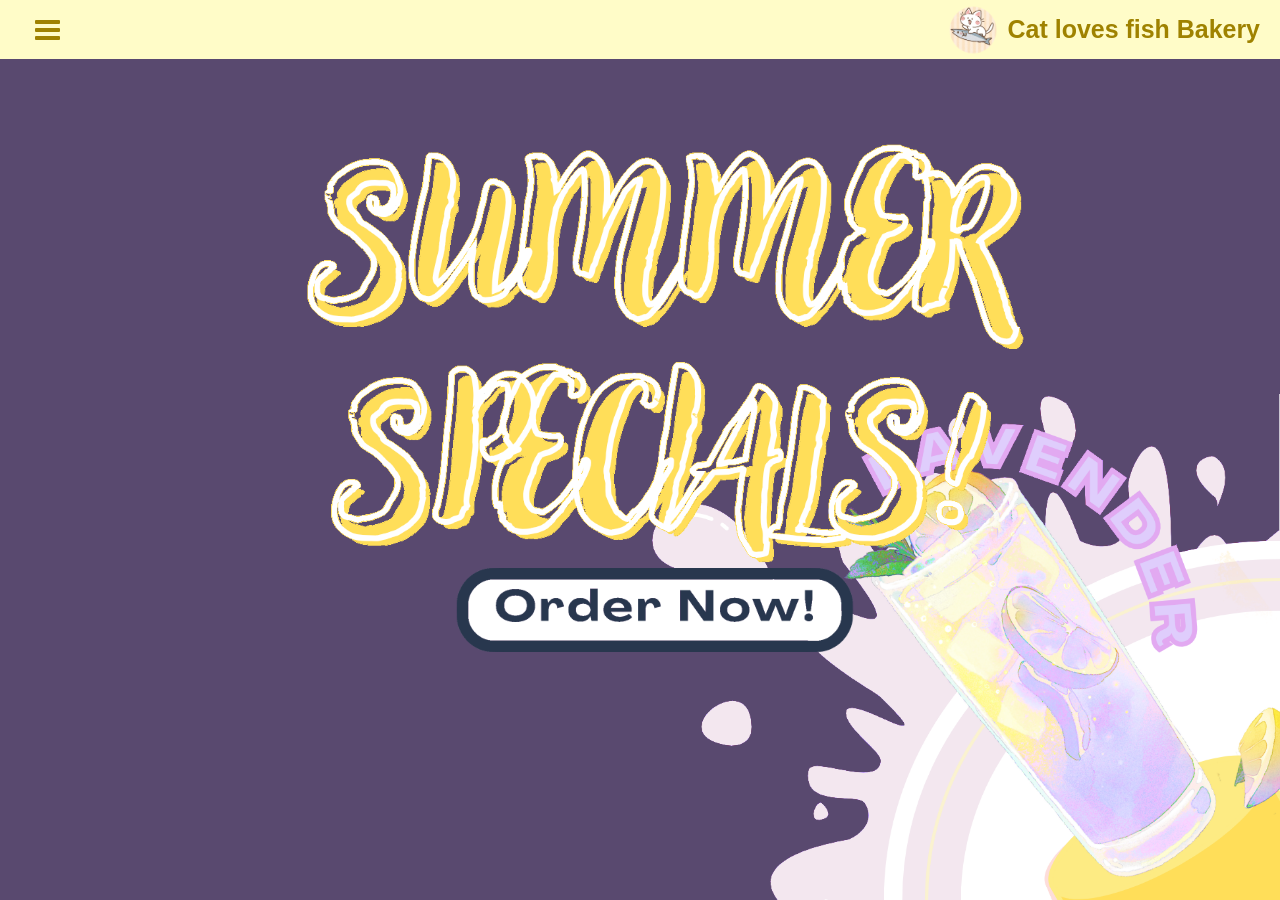
<file: index.html>
<!DOCTYPE html>
<html>
    <head>
        <link rel="stylesheet" href="css/Home.css">
        <title>
            Bakery Website
        </title>
    </head>
<body>
    <div class="wrapper"></div>

    <Nav class="navbar">
     <div class="navdiv">
        <input type="checkbox" id="menu-checkbox" class="menu-checkbox">

        <label for="menu-checkbox" class="menu-toggle">
            <span></span>
            <span></span>
            <span></span>

        </label>

        <div class="logo"> <a href="index.html"><img src="images/logo.png">Cat loves fish Bakery</a></div> 
        
        <div class="nav-links">
        
        <ul>
            <li> <a href="index.html"> Home</a> </li>
            <li> <a href="Our Recipies.html"> Our Recipies</a> </li>
            <li> <a href="Order Forms.html"> Order forms</a> </li>
            <li> <a href="Order Gallery.html"> Order gallery</a> </li>
            <li> <a href="Reviews.html"> Reviews</a> </li>
            <li> <a href="Our hours.html"> Our hours</a> </li>
            <li> <a href="Our Locations.html"> Find us</a> </li>
            
        </ul>
     </div>
    </div>
</Nav> 
    <main class="container"> </main>
    
    <p class="specials">
    <img src="images/summer_specials_label.png" alt="Summer specials banner">
    </p>
    
    <a href="Order Forms.html" class="order-button">
        <img src="images/order_now_button.png" class="btn-img default-img"> 
        <img src="images/order_now_button_2.png" class="btn-img hover-img" id="orderbtnhover">
    </a>
    
    <script src="JS/home.js"></script>

</body>
</html>
</file>
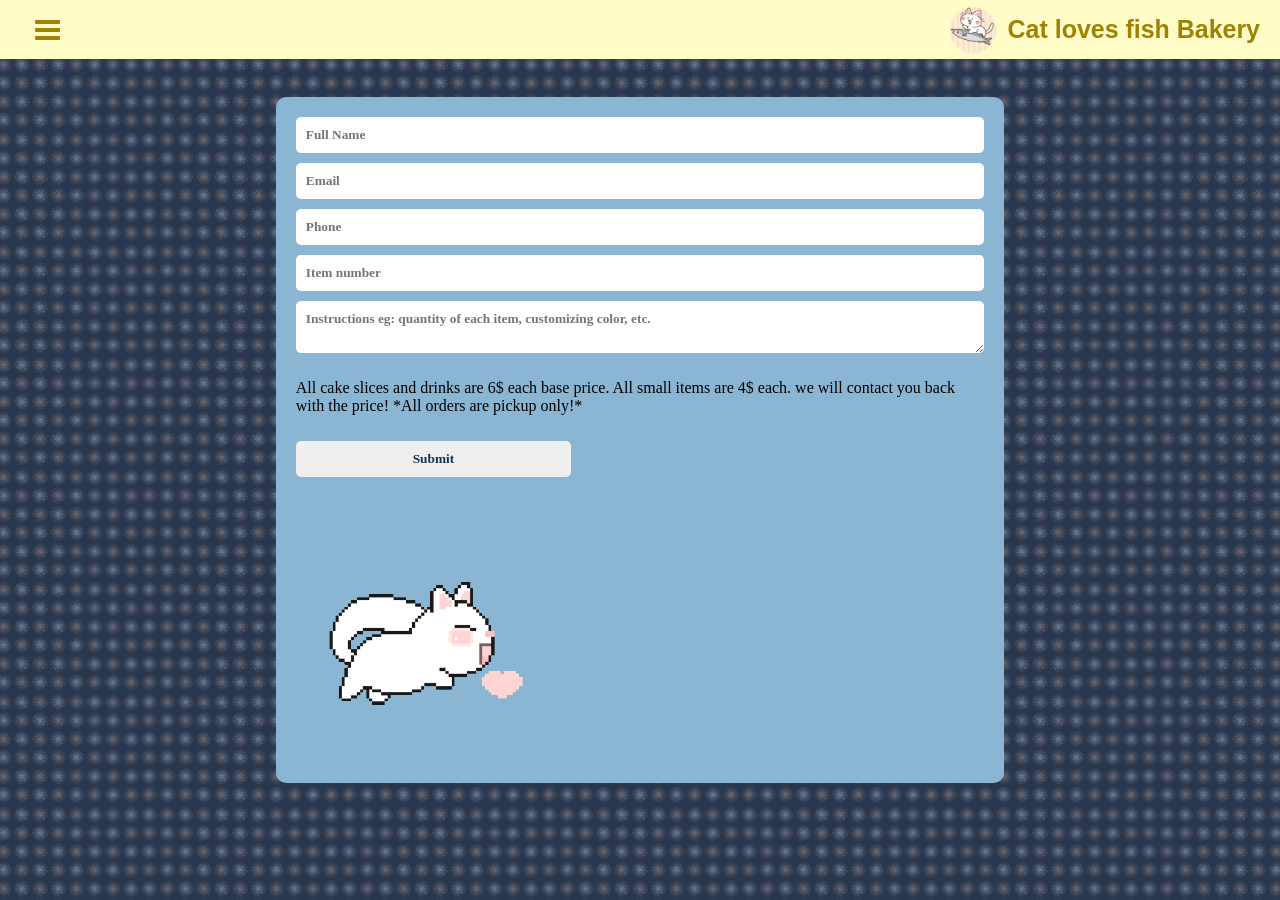
<file: Order Forms.html>
<!DOCTYPE html>
<html>
    <head>
        <link rel="stylesheet" href="css/Home.css"> 
        <link rel="stylesheet" href="css/Order Forms.css">
        <title>
            Bakery Website
        </title>
    </head>
<body>
<nav class="navbar">
    <div class="navdiv">
        <input type="checkbox" id="menu-checkbox" class="menu-checkbox">

        <label for="menu-checkbox" class="menu-toggle">
            <span></span>
            <span></span>
            <span></span>
        </label>

        <div class="logo"> <a href="index.html"><img src="images/logo.png">Cat loves fish Bakery</a></div>
        
        
        <div class="nav-links">
            <ul>
                <li> <a href="index.html"> Home</a> </li>
                <li> <a href="Our Recipies.html"> Our Recipes</a> </li>
                <li> <a href="Order Forms.html"> Order forms</a> </li>
                <li> <a href="Order Gallery.html"> Order gallery</a> </li>
                <li> <a href="Reviews.html"> Reviews</a> </li>
                <li> <a href="Our hours.html"> Our hours</a> </li>
                <li> <a href="Our Locations.html"> Find us</a> </li>
            </ul>
     
        </div>
    </div>
    </nav>
    
    <main class="container">
        <div class="form">
      

     <form action="https://formsubmit.co/keerthana.sharavanan910@gmail.com"
     method="POST">
        <input type="text name"  name="name" placeholder="Full Name" required>
        <input type="text email" name="email" placeholder="Email" required>
        <input type="text number" name="phone" placeholder="Phone" required>
        <input type="text Items" name="order" placeholder="Item number" required>
        <textarea name="notes" placeholder="Instructions eg: quantity of each item, customizing color, etc. " required></textarea>
        <p> All cake slices and drinks are 6$ each base price. All small items are 4$ each. 
            we will contact you back with the price! 
            *All orders are pickup only!*</p>
        <input type="submit" value="Submit" class="turn-in">
        <img src="images/cat.gif" alt="Animated running cat GIF"> 
     </form>
    </div>
    </main> 
</body>
</html>
</file>
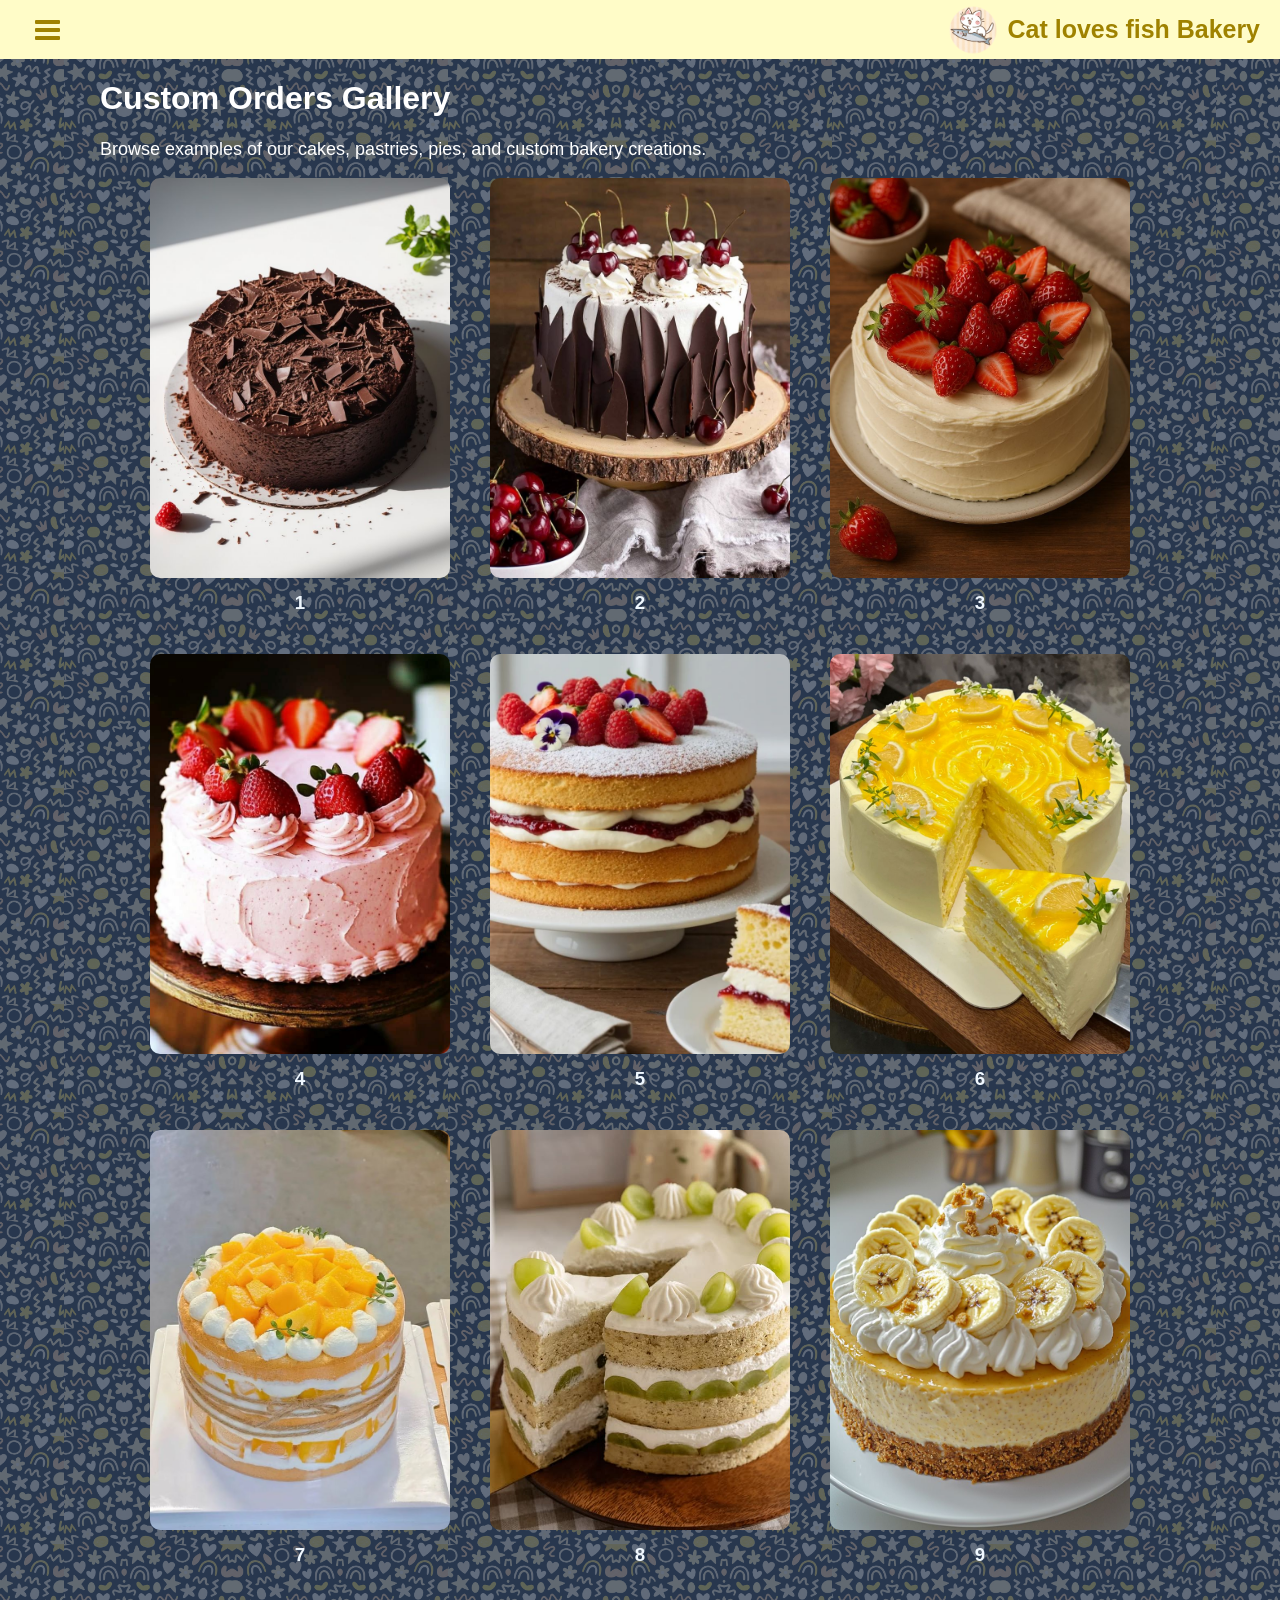
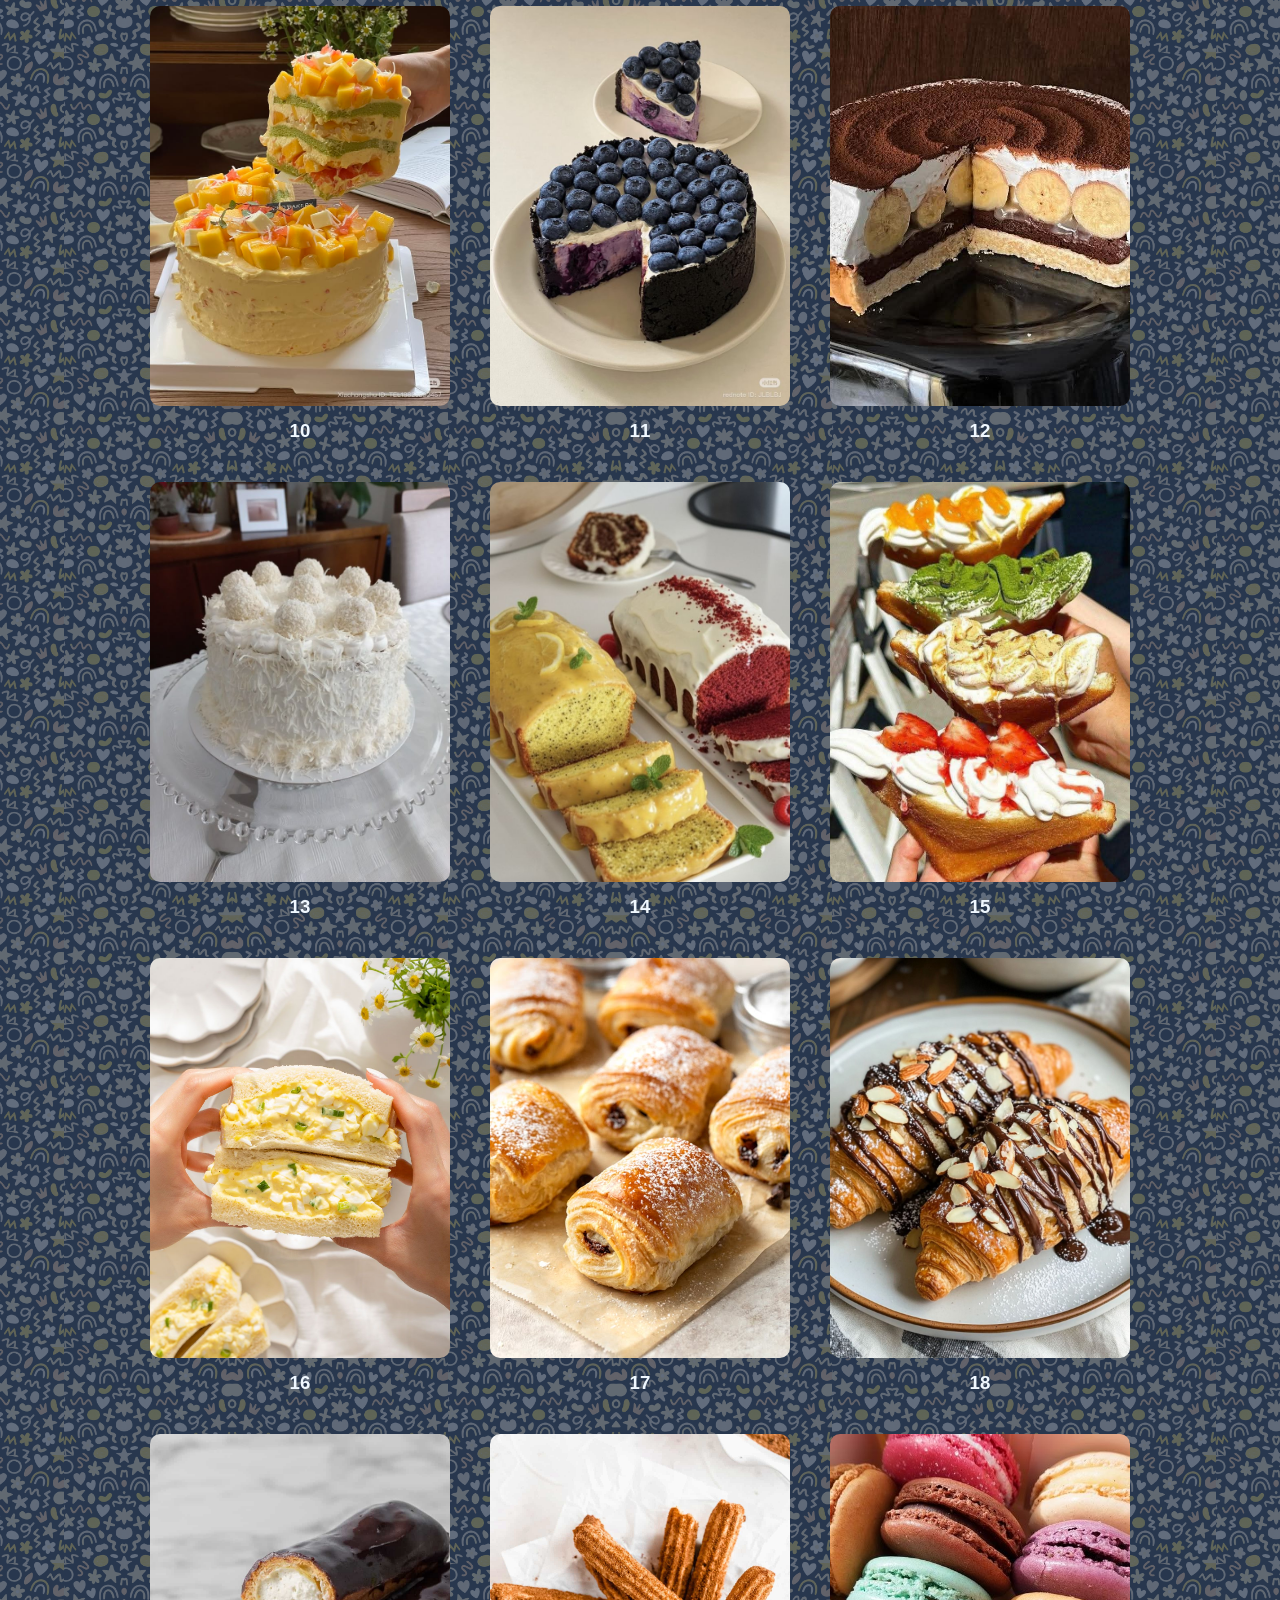
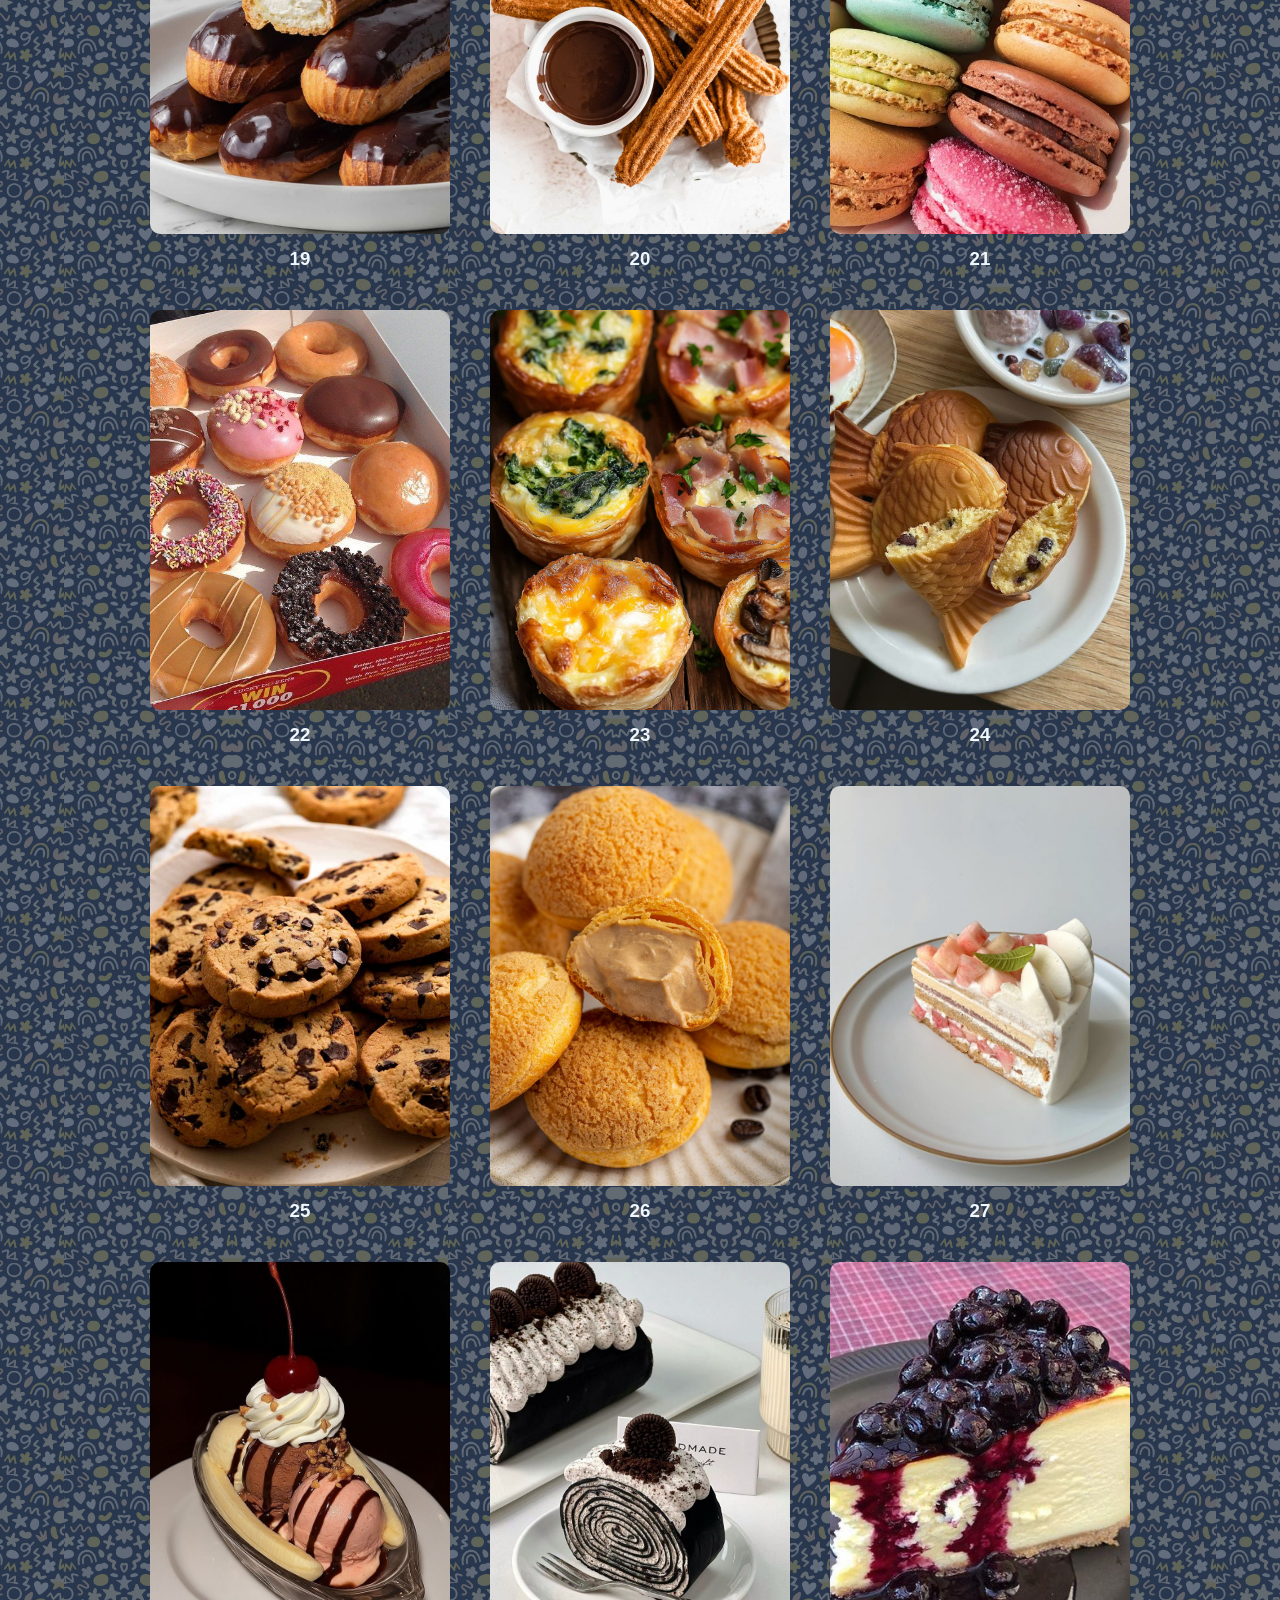
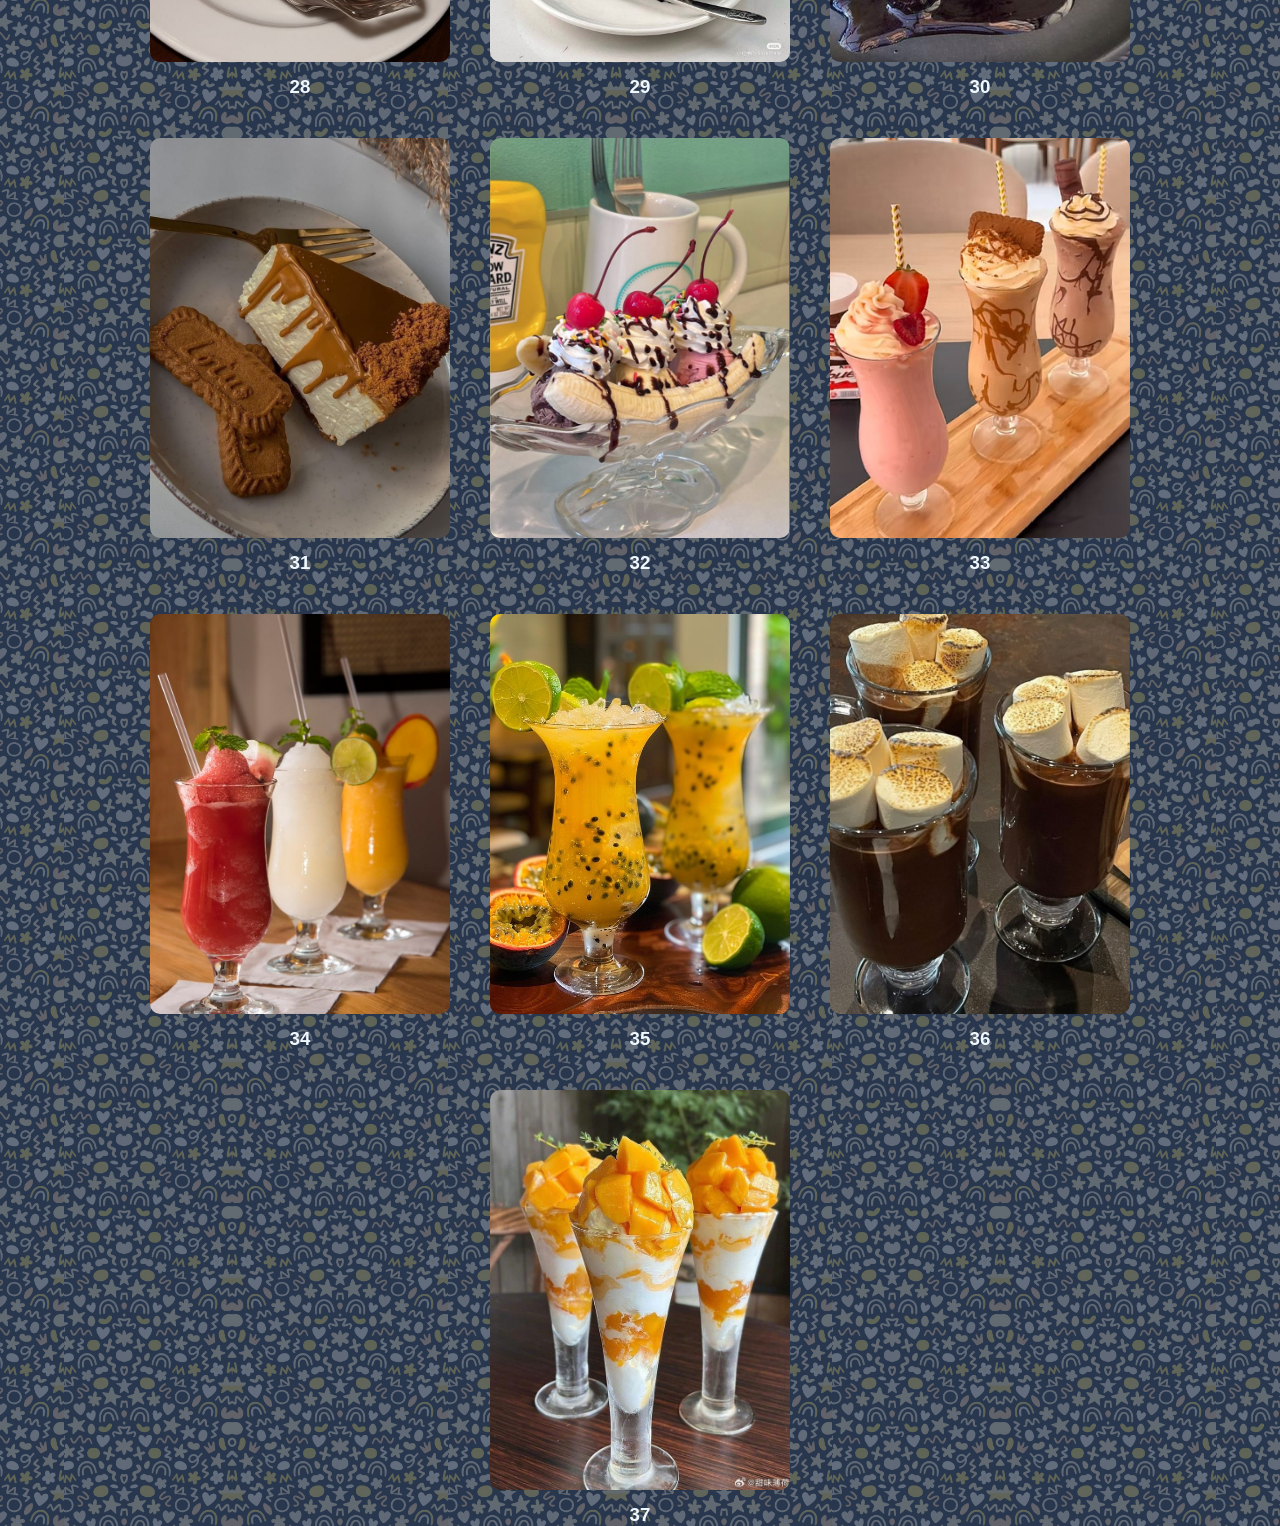
<file: Order Gallery.html>
<!DOCTYPE html>
<html>
    <head>
        <link rel="stylesheet" href="css/Home.css">
<link rel="stylesheet" href="css/Order Gallery.css">
        <title>
            Bakery Website
        </title>
    </head>
<body>
<nav class="navbar">
    <div class="navdiv">
        <input type="checkbox" id="menu-checkbox" class="menu-checkbox">

        <label for="menu-checkbox" class="menu-toggle">
            <span></span>
            <span></span>
            <span></span>
        </label>

        <div class="logo"> <a href="index.html"><img src="images/logo.png">Cat loves fish Bakery</a></div>
        
        <div class="nav-links">
            <ul>
                <li> <a href="index.html"> Home</a> </li>
                <li> <a href="Our Recipies.html"> Our Recipes</a> </li>
                <li> <a href="Order Forms.html"> Order forms</a> </li>
                <li> <a href="Order Gallery.html"> Order gallery</a> </li>
                <li> <a href="Reviews.html"> Reviews</a> </li>
                <li> <a href="Our hours.html"> Our hours</a> </li>
                <li> <a href="Our Locations.html"> Find us</a> </li>
            </ul>
        </div>
    </div>
</nav>
    <h1>Custom Orders Gallery</h1>
    <p>Browse examples of our cakes, pastries, pies, and custom bakery creations. </p>
<section class="gallery">

    <div class="gallery-card"> <img src="images/gallery 1.jpg" alt="Bakery item 1"><h3>1</h3>  </div>
    <div class="gallery-card"> <img src="images/gallery 2.jpg" alt="Bakery item 2"><h3>2</h3>  </div>
    <div class="gallery-card"> <img src="images/gallery 3.jpg" alt="Bakery item 3"><h3>3</h3>  </div>
    <div class="gallery-card"> <img src="images/gallery 4.jpg" alt="Bakery item 4"><h3>4</h3>  </div>
    <div class="gallery-card"> <img src="images/gallery 5.jpg" alt="Bakery item 5"><h3>5</h3>  </div>
    <div class="gallery-card"> <img src="images/gallery 6.jpg" alt="Bakery item 6"><h3>6</h3>  </div>
    <div class="gallery-card"> <img src="images/gallery 7.jpg" alt="Bakery item 7"><h3>7</h3>  </div>
    <div class="gallery-card"> <img src="images/gallery 8.jpg" alt="Bakery item 8"><h3>8</h3>  </div>
    <div class="gallery-card"> <img src="images/gallery 9.jpg" alt="Bakery item 9"><h3>9</h3>  </div>
    <div class="gallery-card"> <img src="images/gallery 10.jpg" alt="Bakery item 10"><h3>10</h3>  </div>
    <div class="gallery-card"> <img src="images/gallery 11.jpg" alt="Bakery item 11"><h3>11</h3>  </div>
    <div class="gallery-card"> <img src="images/gallery 12.jpg" alt="Bakery item 12"><h3>12</h3>  </div>
    <div class="gallery-card"> <img src="images/gallery 13.jpg" alt="Bakery item 13"><h3>13</h3>  </div>
    <div class="gallery-card"> <img src="images/gallery 14.jpg" alt="Bakery item 14"><h3>14</h3>  </div>
    <div class="gallery-card"> <img src="images/gallery 15.jpg" alt="Bakery item 15"><h3>15</h3>  </div>
    <div class="gallery-card"> <img src="images/gallery 16.jpg" alt="Bakery item 16"><h3>16</h3>  </div>
    <div class="gallery-card"> <img src="images/gallery 17.jpg" alt="Bakery item 17"><h3>17</h3>  </div>
    <div class="gallery-card"> <img src="images/gallery 18.jpg" alt="Bakery item 18"><h3>18</h3>  </div>
    <div class="gallery-card"> <img src="images/gallery 19.jpg" alt="Bakery item 19"><h3>19</h3>  </div>
    <div class="gallery-card"> <img src="images/gallery 20.jpg" alt="Bakery item 20"><h3>20</h3>  </div>
    <div class="gallery-card"> <img src="images/gallery 21.jpg" alt="Bakery item 21"><h3>21</h3>  </div>
    <div class="gallery-card"> <img src="images/gallery 22.jpg" alt="Bakery item 22"><h3>22</h3>  </div>
    <div class="gallery-card"> <img src="images/gallery 23.jpg" alt="Bakery item 23"><h3>23</h3>  </div>
    <div class="gallery-card"> <img src="images/gallery 24.jpg" alt="Bakery item 24"><h3>24</h3>  </div>
    <div class="gallery-card"> <img src="images/gallery 25.jpg" alt="Bakery item 25"><h3>25</h3>  </div>
    <div class="gallery-card"> <img src="images/gallery 26.jpg" alt="Bakery item 26"><h3>26</h3>  </div>
    <div class="gallery-card"> <img src="images/gallery 27.jpg" alt="Bakery item 27"><h3>27</h3>  </div>
    <div class="gallery-card"> <img src="images/gallery 28.jpg" alt="Bakery item 28"><h3>28</h3>  </div>
    <div class="gallery-card"> <img src="images/gallery 29.jpg" alt="Bakery item 29"><h3>29</h3>  </div>
    <div class="gallery-card"> <img src="images/gallery 30.jpg" alt="Bakery item 30"><h3>30</h3>  </div>
    <div class="gallery-card"> <img src="images/gallery 31.jpg" alt="Bakery item 31"><h3>31</h3>  </div>
    <div class="gallery-card"> <img src="images/gallery 32.jpg" alt="Bakery item 32"><h3>32</h3>  </div>
    <div class="gallery-card"> <img src="images/gallery 33.jpg" alt="Bakery item 33"><h3>33</h3>  </div>
    <div class="gallery-card"> <img src="images/gallery 34.jpg" alt="Bakery item 34"><h3>34</h3>  </div>
    <div class="gallery-card"> <img src="images/gallery 35.jpg" alt="Bakery item 35"><h3>35</h3>  </div>
    <div class="gallery-card"> <img src="images/gallery 36.jpg" alt="Bakery item 36"><h3>36</h3>  </div>
    <div class="gallery-card"> <img src="images/gallery 37.jpg" alt="Bakery item 37"><h3>37</h3>  </div>
</section>
</body>
</html>
</file>
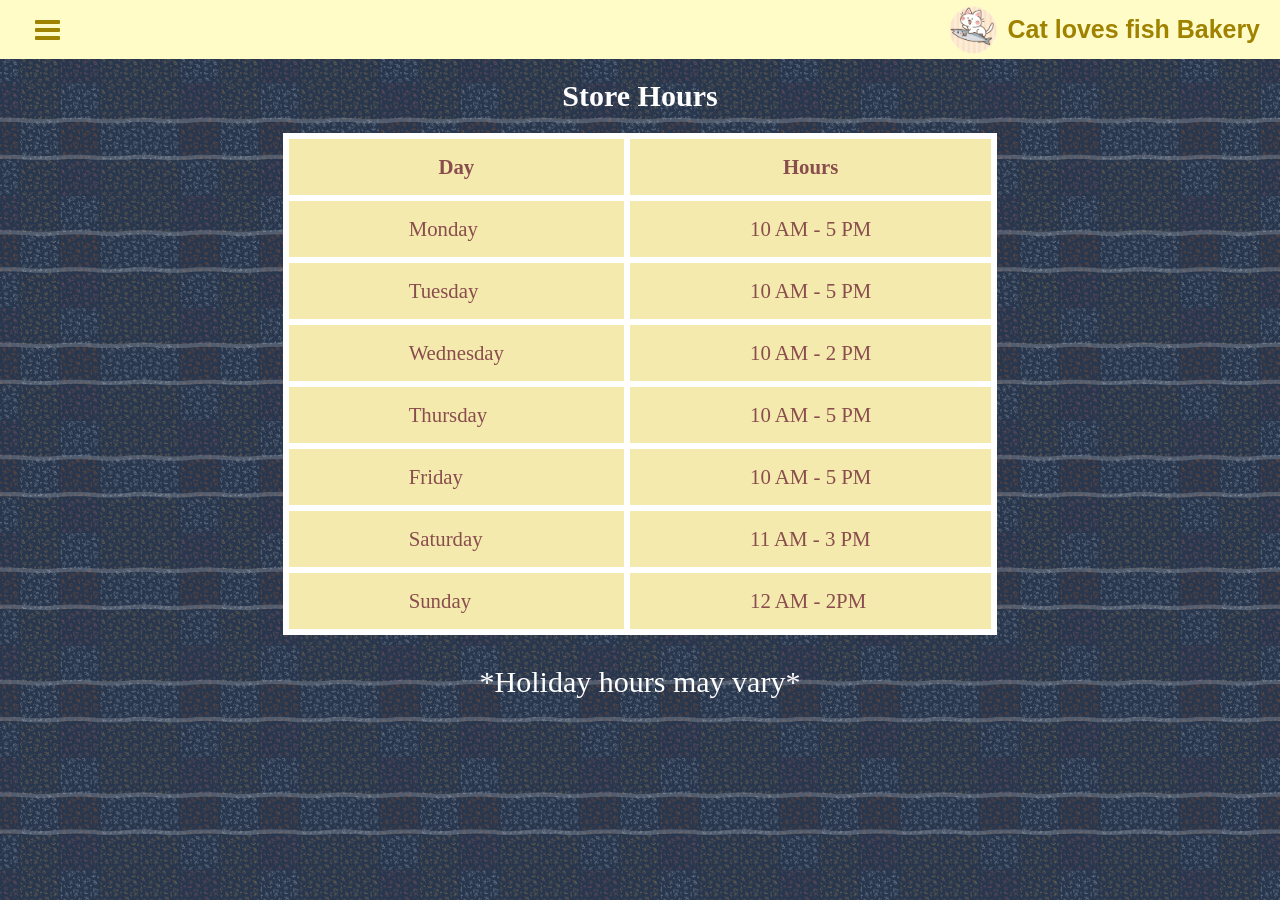
<file: Our hours.html>
<!DOCTYPE html>
<html>
    <head>
        <link rel="stylesheet" href="css/Home.css">
        <link rel="stylesheet" href="css/Our hours.css">
        <title>
            Bakery Website
        </title>
    </head>
<body>
<nav class="navbar">
    <div class="navdiv">
        <input type="checkbox" id="menu-checkbox" class="menu-checkbox">

        <label for="menu-checkbox" class="menu-toggle">
            <span></span>
            <span></span>
            <span></span>
        </label>

        <div class="logo"> <a href="index.html"><img src="images/logo.png">Cat loves fish Bakery</a></div>
        
        <div class="nav-links">
            <ul>
                <li> <a href="index.html"> Home</a> </li>
                <li> <a href="Our Recipies.html"> Our Recipes</a> </li>
                <li> <a href="Order Forms.html"> Order forms</a> </li>
                <li> <a href="Order Gallery.html"> Order gallery</a> </li>
                <li> <a href="Reviews.html"> Reviews</a> </li>
                <li> <a href="Our hours.html"> Our hours</a> </li>
                <li> <a href="Our Locations.html"> Find us</a> </li>
            </ul>
        </div>
    </div>
</nav>
<h1>Store Hours</h1>

<table>
    <tr><th>Day</th><th>Hours</th></tr>
    <tr><td>Monday</td><td>10 AM - 5 PM</td></tr>
    <tr><td>Tuesday</td><td>10 AM - 5 PM</td></tr>
    <tr><td>Wednesday</td><td>10 AM - 2 PM</td></tr>
    <tr><td>Thursday</td><td>10 AM - 5 PM</td></tr>
    <tr><td>Friday</td><td>10 AM - 5 PM</td></tr>
    <tr><td>Saturday</td><td>11 AM - 3 PM</td></tr>
    <tr><td>Sunday</td><td>12 AM - 2PM</td></tr>
</table>
<p>*Holiday hours may vary*</p>
</body>
</html>
</file>
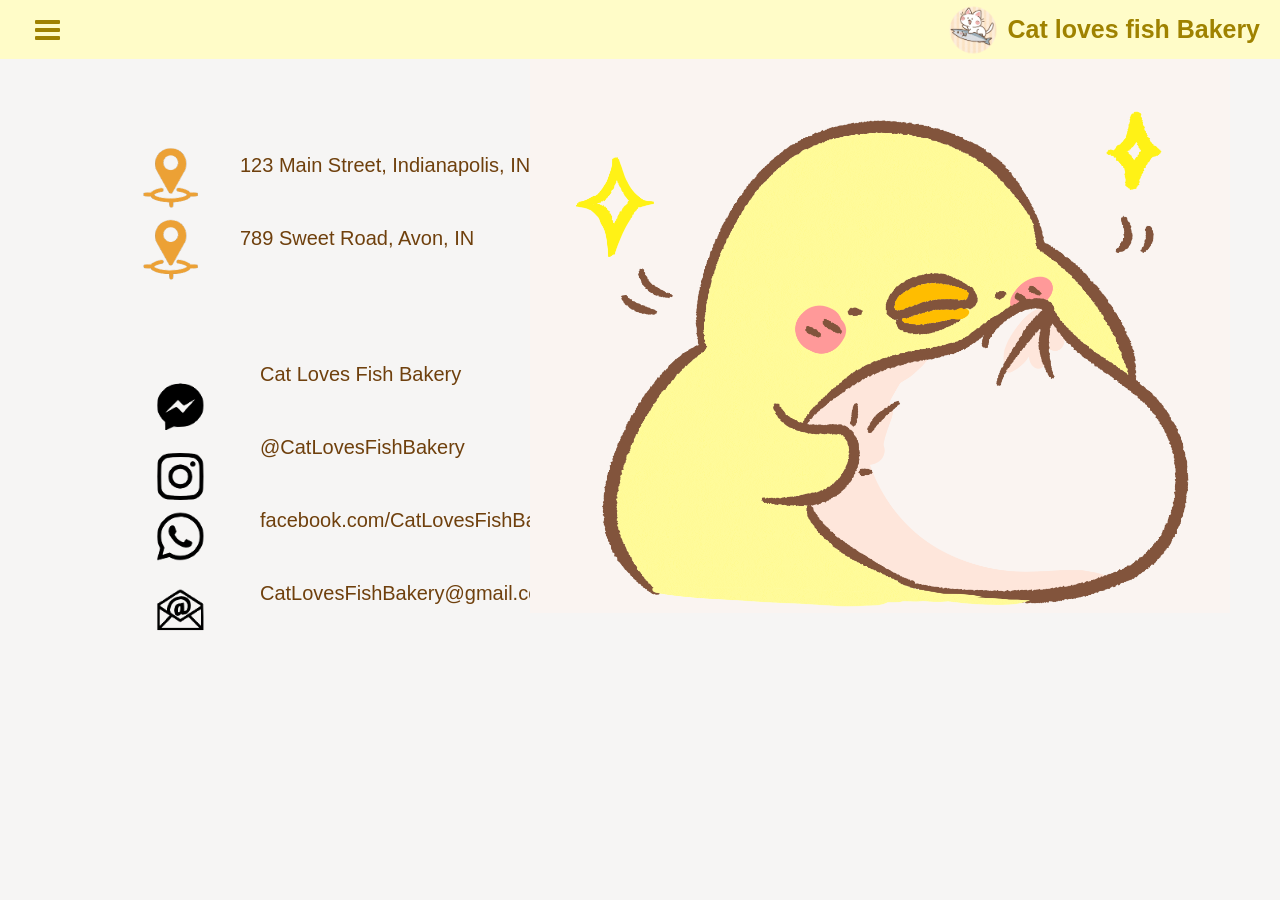
<file: Our Locations.html>
<!DOCTYPE html>
<html>
    <head>
        <link rel="stylesheet" href="css/Home.css">
        <link rel="stylesheet" href="css/Our locations.css">
        <title>
            Bakery Website
        </title>
    </head>
<body>
<nav class="navbar">
    <div class="navdiv">
        <input type="checkbox" id="menu-checkbox" class="menu-checkbox">

        <label for="menu-checkbox" class="menu-toggle">
            <span></span>
            <span></span>
            <span></span>
        </label>

        <div class="logo"> <a href="index.html"><img src="images/logo.png">Cat loves fish Bakery</a></div>
        
        <div class="nav-links">
            <ul>
                <li> <a href="index.html"> Home</a> </li>
                <li> <a href="Our Recipies.html"> Our Recipes</a> </li>
                <li> <a href="Order Forms.html"> Order forms</a> </li>
                <li> <a href="Order Gallery.html"> Order gallery</a> </li>
                <li> <a href="Reviews.html"> Reviews</a> </li>
                <li> <a href="Our hours.html"> Our hours</a> </li>
                <li> <a href="Our Locations.html"> Find us</a> </li>
            </ul>
        </div>
    </div>
</nav>
<section class="find-us-page">
    <div class="locations">

    <img src="images/locations icon.png" alt="Bakery locations">

    <div class="location-text">
        <p>123 Main Street, Indianapolis, IN</p>
        <p>789 Sweet Road, Avon, IN</p>
    </div>

    </div>
    <div class="socials">

    <img src="images/Social handles.png" alt="Social media icons">

    <div class="social-handles">
        <p>Cat Loves Fish Bakery</p>
        <p>@CatLovesFishBakery</p>
        <p>facebook.com/CatLovesFishBakery</p>
        <p>CatLovesFishBakery@gmail.com</p>
    </div>
    </div>

    <div class="gif">
    <img src="images/duck.gif" alt="dancing cat gif">
    </div>
</section>
</body>
</html>
</file>
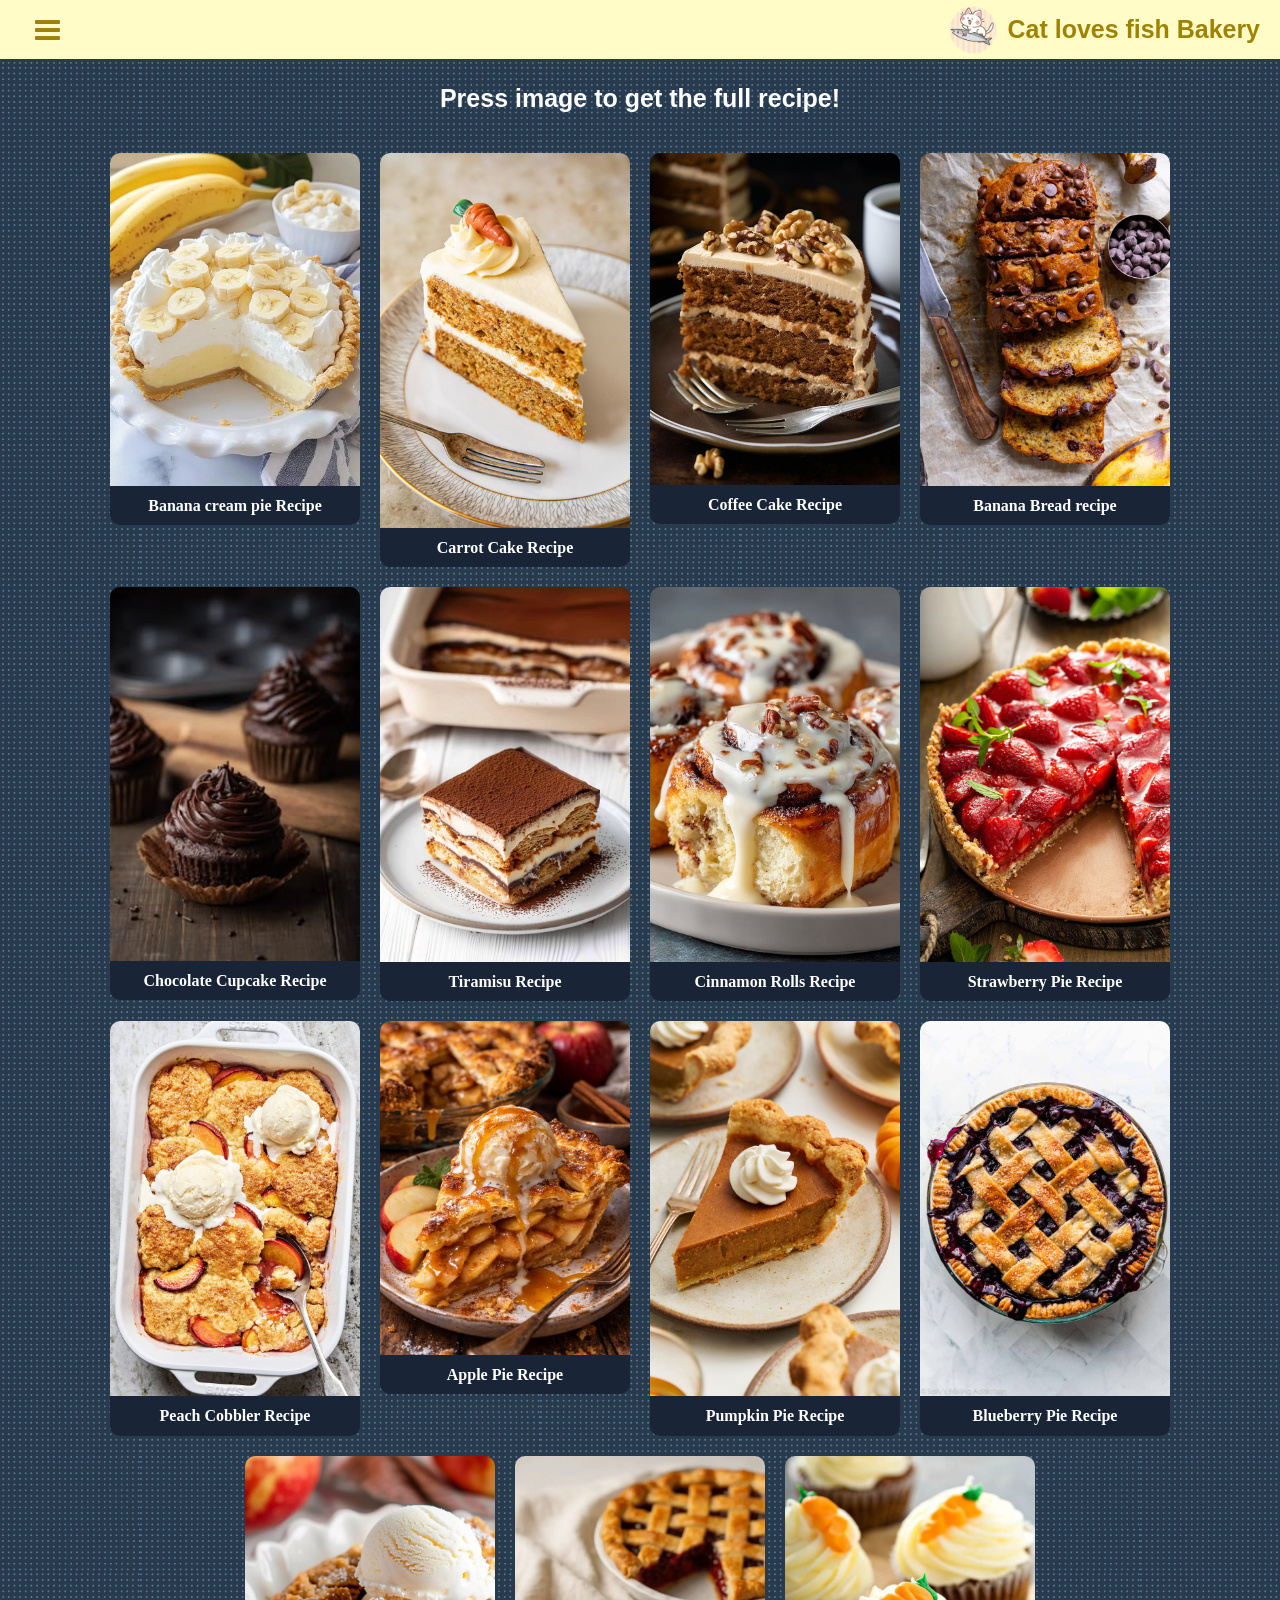
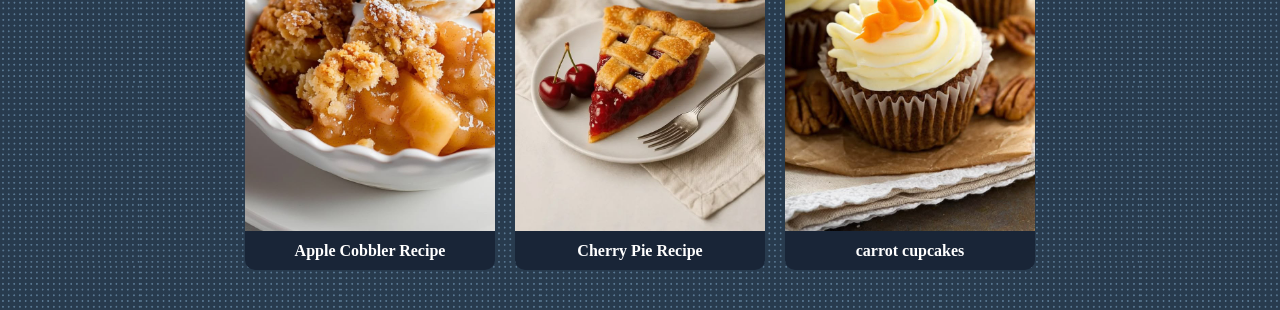
<file: Our Recipies.html>
<!DOCTYPE html>
<html>
    <head>
        <link rel="stylesheet" href="css/Home.css">
        <link rel="stylesheet" href="css/Our recipies.css">
        <title>
            Bakery Website
        </title>
    </head>
<body>
<nav class="navbar">
    <div class="navdiv">
        <input type="checkbox" id="menu-checkbox" class="menu-checkbox">

        <label for="menu-checkbox" class="menu-toggle">
            <span></span>
            <span></span>
            <span></span>
        </label>

        <div class="logo"> <a href="index.html"><img src="images/logo.png">Cat loves fish Bakery</a></div>
        
        <div class="nav-links">
            <ul>
                <li> <a href="index.html"> Home</a> </li>
                <li> <a href="Our Recipies.html"> Our Recipes</a> </li>
                <li> <a href="Order Forms.html"> Order forms</a> </li>
                <li> <a href="Order Gallery.html"> Order gallery</a> </li>
                <li> <a href="Reviews.html"> Reviews</a> </li>
                <li> <a href="Our hours.html"> Our hours</a> </li>
                <li> <a href="Our Locations.html"> Find us</a> </li>
            </ul>
        </div>
    </div>
</nav>
<p> Press image to get the full recipe!</p>
<section class="recipe-gallery">

    <a class="card" href="https://www.inspiredtaste.net/65585/banana-cream-pie/">
        <img src="images/Banana-Cream-Pie.jpg" alt="Banana cream pie">
        <h3>Banana cream pie Recipe</h3>
    </a>

    <a class="card" href="https://www.inspiredtaste.net/25753/carrot-cake-recipe/">
        <img src="images/Carrot-Cake.jpg" alt="Carrot cake">
        <h3>Carrot Cake Recipe</h3>
    </a>
    
    <a class="card" href="https://www.inspiredtaste.net/47251/coffee-cake/">
        <img src="images/Coffee-Cake-Recipe.jpg" alt="Coffee cake">
        <h3>Coffee Cake Recipe</h3>
    </a>

    <a class="card" href="https://www.alyonascooking.com/chocolate-chip-banana-bread/?utm_source=Pinterest&utm_medium=organic">
        <img src="images/Banana-Bread.jpg" alt="Banana Bread">
        <h3>Banana Bread recipe</h3>
    </a>

    <a class="card" href="https://www.inspiredtaste.net/48231/chocolate-cupcakes/">
        <img src="images/Chocolate-Cupcakes.jpg" alt="Chocolate Cupcakes">
        <h3>Chocolate Cupcake Recipe</h3>
    </a>

    <a class="card" href="https://insanelygoodrecipes.com/chocolate-tiramisu/?utm_source=Pinterest&utm_medium=organic">
        <img src="images/Tiramisu.jpg" alt="Triamisu">
        <h3>Tiramisu Recipe</h3>
    </a>

    <a class="card" href="https://www.inspiredtaste.net/43379/cinnamon-rolls-recipe/">
        <img src="images/Cinnamon-Rolls.jpg" alt="Cinnamon rolls">
        <h3>Cinnamon Rolls Recipe</h3>
    </a>

    <a class="card" href="https://www.inspiredtaste.net/22855/simple-strawberry-pie-recipe/">
        <img src="images/Strawberry-Pie.jpg" alt="STrawberry pie">
        <h3>Strawberry Pie Recipe</h3>
    </a>

    <a class="card" href="https://www.inspiredtaste.net/24496/spiced-peach-cobbler-recipe/">
        <img src="images/Peach-Cobbler.jpg" alt="Peach Cobbler">
        <h3>Peach Cobbler Recipe</h3>
    </a>

    <a class="card" href="https://www.inspiredtaste.net/43362/apple-pie/">
        <img src="images/Apple-Pie.jpg" alt="Apple pie">
        <h3>Apple Pie Recipe</h3>
    </a>

    <a class="card" href="https://www.inspiredtaste.net/24962/pumpkin-pie-recipe/">
        <img src="images/Pumpkin-Pie.jpg" alt="Pumpkin pie">
        <h3>Pumpkin Pie Recipe</h3>
    </a>

    <a class="card" href="https://www.inspiredtaste.net/23159/homemade-blueberry-pie-recipe/">
        <img src="images/Blueberry-Pie.jpg" alt="Blueberry Pie">
        <h3>Blueberry Pie Recipe</h3>
    </a>

    <a class="card" href="https://www.inspiredtaste.net/63195/apple-cobbler/">
        <img src="images/Apple-Cobbler.jpg" alt="Apple Cobler">
        <h3>Apple Cobbler Recipe</h3>
    </a>

    <a class="card" href="https://www.inspiredtaste.net/22872/easy-cherry-pie-recipe/">
        <img src="images/Cherry-Pie.jpg" alt="Cherry Pie">
        <h3>Cherry Pie Recipe</h3>
    </a>

    <a class="card" href="https://thenovicechefblog.com/carrot-cake-cupcakes/?utm_source=Pinterest&utm_medium=organic">
        <img src="images/Carrot-Cupcakes.jpg" alt="Carrot Cupcakes">
        <h3>carrot cupcakes</h3>
    </a>
    
</section>

</body>
</html>
</file>
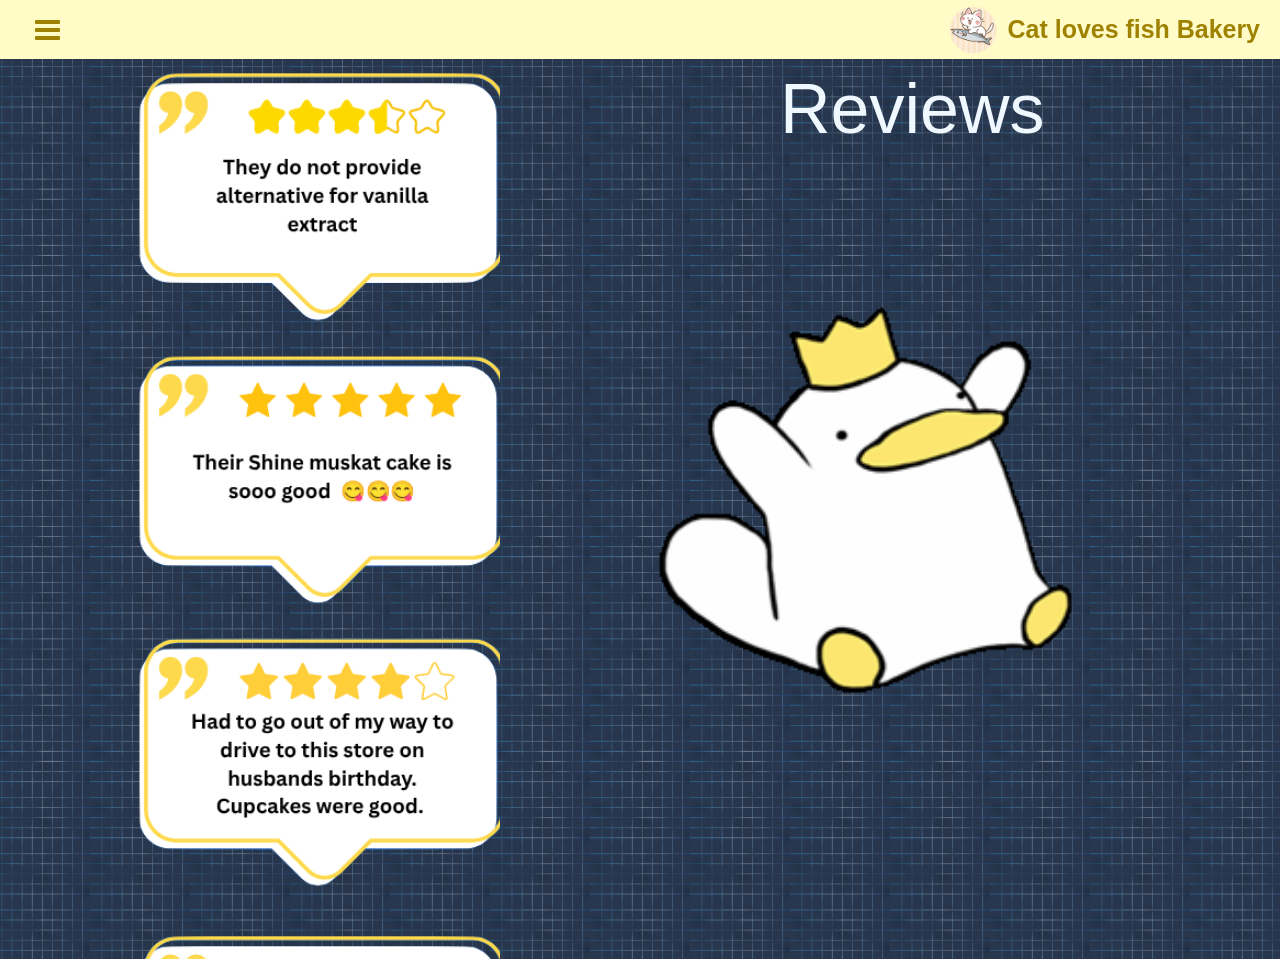
<file: Reviews.html>
<!DOCTYPE html>
<html>
    <head>
        <link rel="stylesheet" href="css/Home.css">
        <link rel="stylesheet" href="css/Reviews.css">
        <title>
            Bakery Website
        </title>
    </head>
<body>
<nav class="navbar">
    <div class="navdiv">
        <input type="checkbox" id="menu-checkbox" class="menu-checkbox">

        <label for="menu-checkbox" class="menu-toggle">
            <span></span>
            <span></span>
            <span></span>
        </label>

        <div class="logo"> <a href="index.html"><img src="images/logo.png">Cat loves fish Bakery</a></div> 
        
        <div class="nav-links">
            <ul>
                <li> <a href="index.html"> Home</a> </li>
                <li> <a href="Our Recipies.html"> Our Recipes</a> </li>
                <li> <a href="Order Forms.html"> Order forms</a> </li>
                <li> <a href="Order Gallery.html"> Order gallery</a> </li>
                <li> <a href="Reviews.html"> Reviews</a> </li>
                <li> <a href="Our hours.html"> Our hours</a> </li>
                <li> <a href="Our Locations.html"> Find us</a> </li>
            </ul>
        </div>
    </div>
</nav>
<section class="reviews-page">
    <div class="review-column">
    <div class="review-track">
        <img src="images/reviews 1.png" alt="Customer review 1">
        <img src="images/reviews 2.png" alt="Customer review 2">
        <img src="images/reviews 3.png" alt="Customer review 3">
        <img src="images/reviews 4.png" alt="Customer review 4">

        
        <img src="images/reviews 1.png" alt="Customer review 1">
        <img src="images/reviews 2.png" alt="Customer review 2">
        <img src="images/reviews 3.png" alt="Customer review 3">
        <img src="images/reviews 4.png" alt="Customer review 4">
    </div>
</div>
    <div class="gif">
        <p>Reviews</p>
    <img src="images/shark gif.gif" alt="shark gif">
    </div>
</section>
</body>
</html>
</file>
<file: css/Home.css>
* {
    text-decoration: none;
}

.navbar {
    background-color: rgb(255, 252, 200);
    font-family: 'Franklin Gothic Medium', 'Arial Narrow', Arial, sans-serif;
    font-weight: bold;
    padding: 20px 30px 20px;
    font-size: 120%;
    z-index: 10;
    position: relative;
}

.navdiv {
    display: flex;
    align-items: center;
    justify-content: space-between;
    position: relative;
}

.logo{
    display: inline-block;
    margin-inline: 20px;
    white-space: nowrap;

}

.logo a {
    font-size: 130%;
    font-family: 'Gill Sans', 'Gill Sans MT', Calibri, 'Trebuchet MS', sans-serif;
    color: rgb(159, 130, 0);
    margin-left: 85px;
}

li {
    display: inline-block;
    margin-inline: 20px;
    white-space: nowrap;
}

li a {
    color: rgb(110, 96, 2)
}

.menu-toggle {
    position:relative;
    left: 35px;
    background: none;
    border: none;
    cursor: pointer;
    z-index: 20;
}

.menu-toggle span {
    display: block;
    width: 25px;
    height: 4px;
    background-color: rgb(159, 130, 0);
    margin: 4px 0;
    border-radius: 1px;
}

body {
    margin: 0;
    background-color: rgb(33, 44, 59)
}

.container {
    width: 85vmin;
    margin: 0 auto;
    position: relative;
    z-index: 1;
}

.wrapper {
    position: absolute;
    top: 0;
    left: 0;
    right: 0%;
    bottom: 0%;
    width: 100%;
    height: 100%;
    z-index: -1;


    background-size: 150vh auto;
    background-position: right bottom;
    background-repeat: no-repeat;
    background-image: url('../images/1.png');
    background-color: rgb(89, 73, 111);
}

.wrapper::after {
    content: "";
    position: absolute;
    top: 0;
    left: 0;
    width: 100%;
    height: 100%;
    background-size: inherit;
    background-position: inherit;
    background-repeat: inherit;
    animation: crossfade 10s ease-in-out infinite;
}

@keyframes crossfade {
    0%, 16% {
        background-image: url('../images/1.png');
        background-color: rgb(43, 33, 56);
        opacity: 1;
    }
    20%, 36% {
        background-image: url('../images/2.png');
        background-color: rgb(60, 15, 43);
        opacity: 1;
    }
    40%, 56% {
        background-image: url('../images/3.png');
        background-color: rgb(56, 37, 11);
        opacity: 1;
    }
    60%, 76% {
        background-image: url('../images/4.png');
        background-color: rgb(14, 41, 57);
        opacity: 1;
    }
    80%, 96% {
        background-image: url('../images/5.png');
        background-color: rgb(53, 9, 9);
        opacity: 1;
    }
    100% {
        background-image: url('../images/1.png');
        background-color: rgb(42, 22, 70);
        opacity: 1;
    }
}


.order-button {
    display: inline-block;
    border: none;
    width: 20%;
    height: 30%;
    margin-top: -4%;
    margin-left: 10%;
    position: relative;
    z-index: 999;
}

.order-button .btn-img {
    display: block;
    width: 100%;
    transition: opacity 0.4s ease;
}

.order-button .hover-img {
    position: absolute;
    top: 0;
    left: 0;
    opacity: 0;
}

.specials img {
    width: 50%;
}

.specials {
    margin-left: 1%;
}

.menu-checkbox {
    display: none;
}

.nav-links {
    display: flex;
    align-items: center;
}

.nav-links ul {
    display: flex;
    list-style: none;
    padding: 0%;
    margin: 0%;
    gap: 1.5vw;
}

.logo img{
    width:50px ;
    margin-top:-10px;
    margin-left: -60px;
    position: absolute;
}

@media (max-width: 1400px) {
.logo img{
    width:50px ;
    margin-top:-10px;
    margin-left: -60px;}
    
.nav-links {
    position: fixed;
    left: auto;
    top: 0;
    right: -100%;
    width: 250px;
    height: 100vh;
    background-color: rgb(255, 252, 200);
    z-index: 9999;
    box-shadow: -5px 0 15px rgba(0, 0, 0, 0.2);
    transition: right 0.4s ease-in-out;
    }

.nav-links ul {
    display: flex;
    flex-direction: column;
    padding: 80px 0 0 0;
    margin: 0;
    }

.nav-links li {
    display: block;
    margin: 20px 30px;
    }

.menu-checkbox:checked~.nav-links {
    right: 0;
    }

.menu-checkbox:checked~.menu-toggle span:nth-child(2) {
    opacity: 0;
    }

.menu-toggle {
    display:flexbox;
    cursor: pointer;
    z-index: 120;
    }

.logo a {
    margin-left: 120px;
    display: inline-block;
    }

.navbar {
    padding: 15px 0;  
    z-index: 9999;
    }

.wrapper {
    background-size: 100vh auto;
    }

.specials img {
    width: 90%;
    }

.specials {
    margin-left: 15%;
    }

.order-button {
    width: 40%;
    margin-top: -14%;
    margin-left: auto;
    margin-right: auto;
    display: block;
   
    }

.order-button .button-img {
    width: 100%;
    height: auto;
   ;
    }



}
</file>
<file: css/Order Forms.css>
.form {
    max-width: 700px;
    width: 90%;
    background: rgb(138, 181, 211);
    padding: 20px;
    margin: 5% auto;
    display: flex;
    align-items: flex-start;
    border-radius: 10px;
}


.form form {
    flex: 1;
    display: flex;
    flex-direction: column;
    gap: 10px;
}


input,
textarea {
    max-width: 97%;
    padding: 10px;
    border: none;
    border-radius: 5px;
    font-family: inherit;
    color: rgb(20, 53, 82);
    font-weight: bold;
}


.turn-in {
    width: 40%;
    padding: 10px;
    cursor: pointer;
}


.form img {
    width: 40%;
    height: auto;
    object-fit: contain;
    border-radius: 10px;
}

body{
    background-image: url(../images/bg5.png);
    background-position-y: center;
    background-position-x: center;
    background-size: 200px;
}

@media (max-width: 748px) {
    .form {
        flex-direction: column;
        align-items: center;
    }

    .form img {
        width: 60%;
    }

    .turn-in {
        width: 50%;
    }
}
</file>
<file: css/Order Gallery.css>
h1,p{
    margin-left: 100px;
    font-family: 'Segoe UI', Tahoma, Geneva, Verdana, sans-serif;
    color:white;}

p{
    font-size: large;
}

.gallery {
    display: flex;
    flex-wrap: wrap;
    justify-content: center;
    gap: 40px;
}

.gallery-card {
    width: 300px;
    text-align: center;
}

.gallery-card img {
    width: 100%;
    height: 400px;
    object-fit: cover;
    border-radius: 10px;
}

.gallery-card h3 {
    margin: 10px 0 0 0;
    font-family:'Segoe UI', Tahoma, Geneva, Verdana, sans-serif ;
    color: aliceblue;
    font-weight: bold;
}

body{
    background-image: url(../images/bg4.png);
    background-position-y: center;
    background-position-x: center;
    background-size: 30%;
}

@media (max-width: 768px) {
    .gallery-card {
        width: 60%;
    }
}
</file>
<file: css/Our hours.css>
body{
    background-image: url(../images/bg8.png);
    background-position-y: center;
    background-position-x: center;
    background-size: 200px;
}
table {
    margin: auto;
    border-collapse: collapse;
    font-size: 130%;
    background-color: rgb(244, 234, 174);
}

th, td {
    border: 6px solid rgb(255, 255, 255);
    padding: 16px 120px;
    color: rgb(138, 77, 77);
}

h1,p {
    text-align: center;
    color: rgb(255, 255, 255);
    font-size: 30px;
}

@media (max-width: 768px) {
th, td {
    border: 6px solid rgb(255, 255, 255);
    padding: 16px 20px;
}
}
</file>
<file: css/Our locations.css>
.locations,
.socials {
    display: flex;
    align-items: flex-start;
    gap: 20px;
    margin: 120px;
}

.locations img{
    width: 100px;
    height: auto;
    margin-top:-5% ;
}

.socials img{
    margin-top: -8.5%;
    width: 120px;
}

.location-text,
.social-handles {
    display: flex;
    flex-direction: column;
    gap:10px
}

.location-text{
    margin-top:-45px ;
}

.social-handles{
margin-top: -90px;
}

p {
    color: rgb(111, 64, 13);
    font-size: 20px;
    font-family: Impact, Haettenschweiler, 'Arial Narrow Bold', sans-serif;
}

.social-handles p {
    margin:1;
}

.find-us-page {
    position: relative;
}

.gif {
    position: absolute;
    right: 50px;
    top: -150px;
}

.gif img {
    width: 700px;
    height: auto;
}

body{
    background-color: rgb(246, 245, 244);
    background-position-y: center;
    background-position-x: center;
    background-size: 100px;
}

@media (max-width: 768px) {
.gif img {
    width: 400px;
    position: center;
    margin-top: 120px;

}
.locations,
.socials {
    margin:0px;
}

.locations img{
    width: 80px;
    margin-top:60% ;
}

.socials img{
    margin-top: 0%;
    width: 80px;
}

.social-handles {
    margin-top: 5px;
}

.location-text{
    margin-top:315px ;
}

p{
    height: 0px;
}

}
</file>
<file: css/Our recipies.css>
.recipe-gallery {
    display: flex;
    flex-wrap: wrap;
    justify-content: center;
    gap: 20px;
    align-items: flex-start;
    margin: 40px;}

p{
    text-align:center;
    font-family:Verdana, Geneva, Tahoma, sans-serif;
    color:rgb(255, 255, 255);
    font-weight: bold;
    font-size:25px;
}

.card {
    width: 250px;
    text-decoration: none;
    background-color: rgb(25, 37, 55);
    border-radius: 10px;
    overflow: hidden;
    height: auto;
}

.card img {
    width: 100%;
    height: auto;
    display: block;
}

.card h3 {
    text-align: center;
    color: rgb(255, 255, 255);
    font-family: cursive;
    font-size: 1rem;
    padding: 10px;
    margin: 0;
    line-height: 1.2;
}

body{
    background-image: url(../images/bg3.png);
    background-position-y: center;
    background-position-x: center;
    background-size: 200px;
}


@media (max-width: 768px) {
    .recipe-gallery {
        width: 90%;
    }

    p{
        font-size: 20px;
    }

}
</file>
<file: css/Reviews.css>
.review-column {
    width: 700px;
    height: 900px;
    overflow: hidden;
}

.review-track {
    display: flex;
    flex-direction: column;
    gap: 20px;
    animation: scrollUp 60s linear infinite;
}

.review-track img {
    width: 1500px;
    max-width: none;
    border-radius: 10px;
}


.container {
    width: 100%;
    max-width: none;
}

.reviews-page {
    display: flex;
    align-items: flex-start;
    gap: 30px;
}

.gif img {
    width: 750px;
    height: auto;
    margin-top: -80px;
}

p{
font-size: 70px;
margin-top: 10px;
margin-left: 250px;
font-family: Verdana, Geneva, Tahoma, sans-serif;
color: aliceblue;
}

body{
    background-image: url(../images/bg6.png);
    background-position-y: center;
    background-position-x: center;
    background-size: 100px;
}

@keyframes scrollUp {
    from {
        transform: translateY(0);
    }
    to {
        transform: translateY(-50%);
    }
}

@media (max-width: 768px) {
    .recipe-gallery {
        width: 90%;
    }
.gif img {
    width: 200px;
    height: fit-content;
    margin-top: -20px;
    margin-left: -0%;
}

p{
font-size: 40px;
margin-top: 200px;
margin-left: -0px;
}

.review-track img{
    width: 700px;
}

.review-track{
    animation: scrollUp 90s linear infinite;
}
}
</file>
